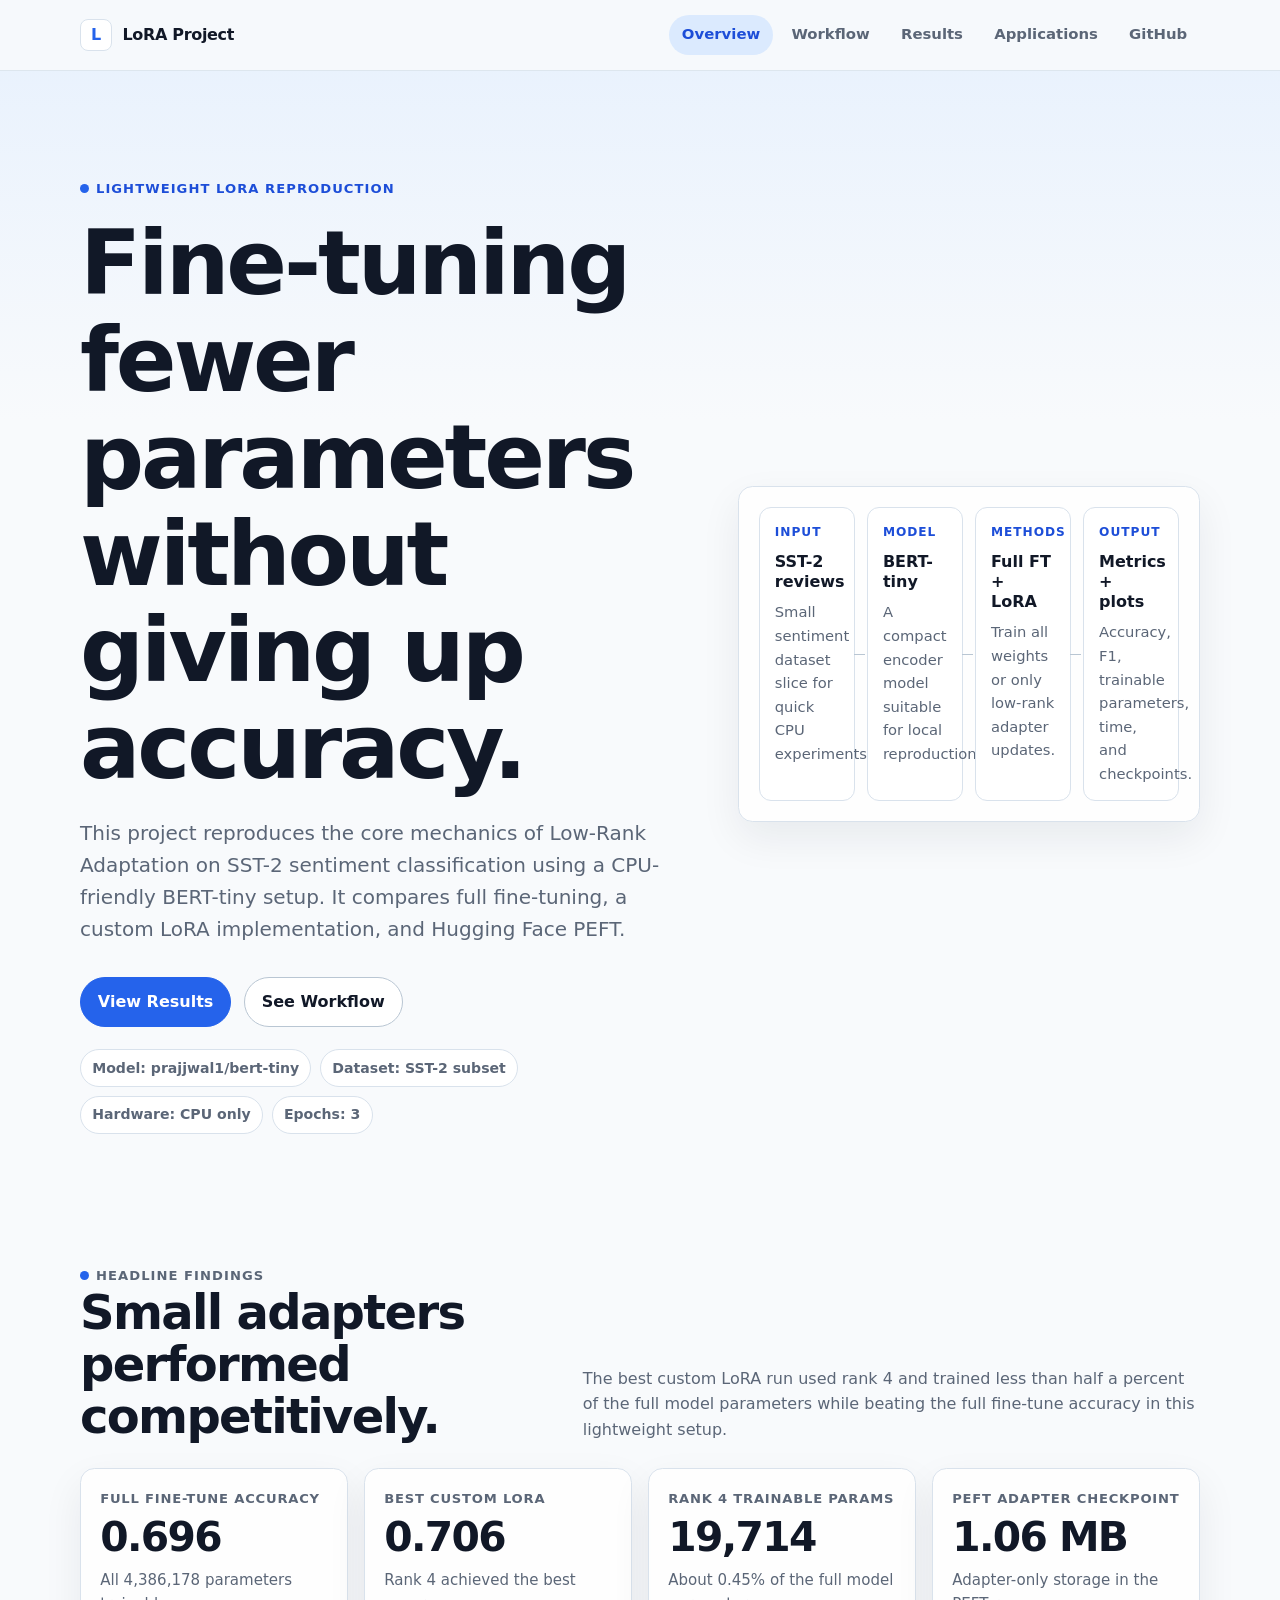
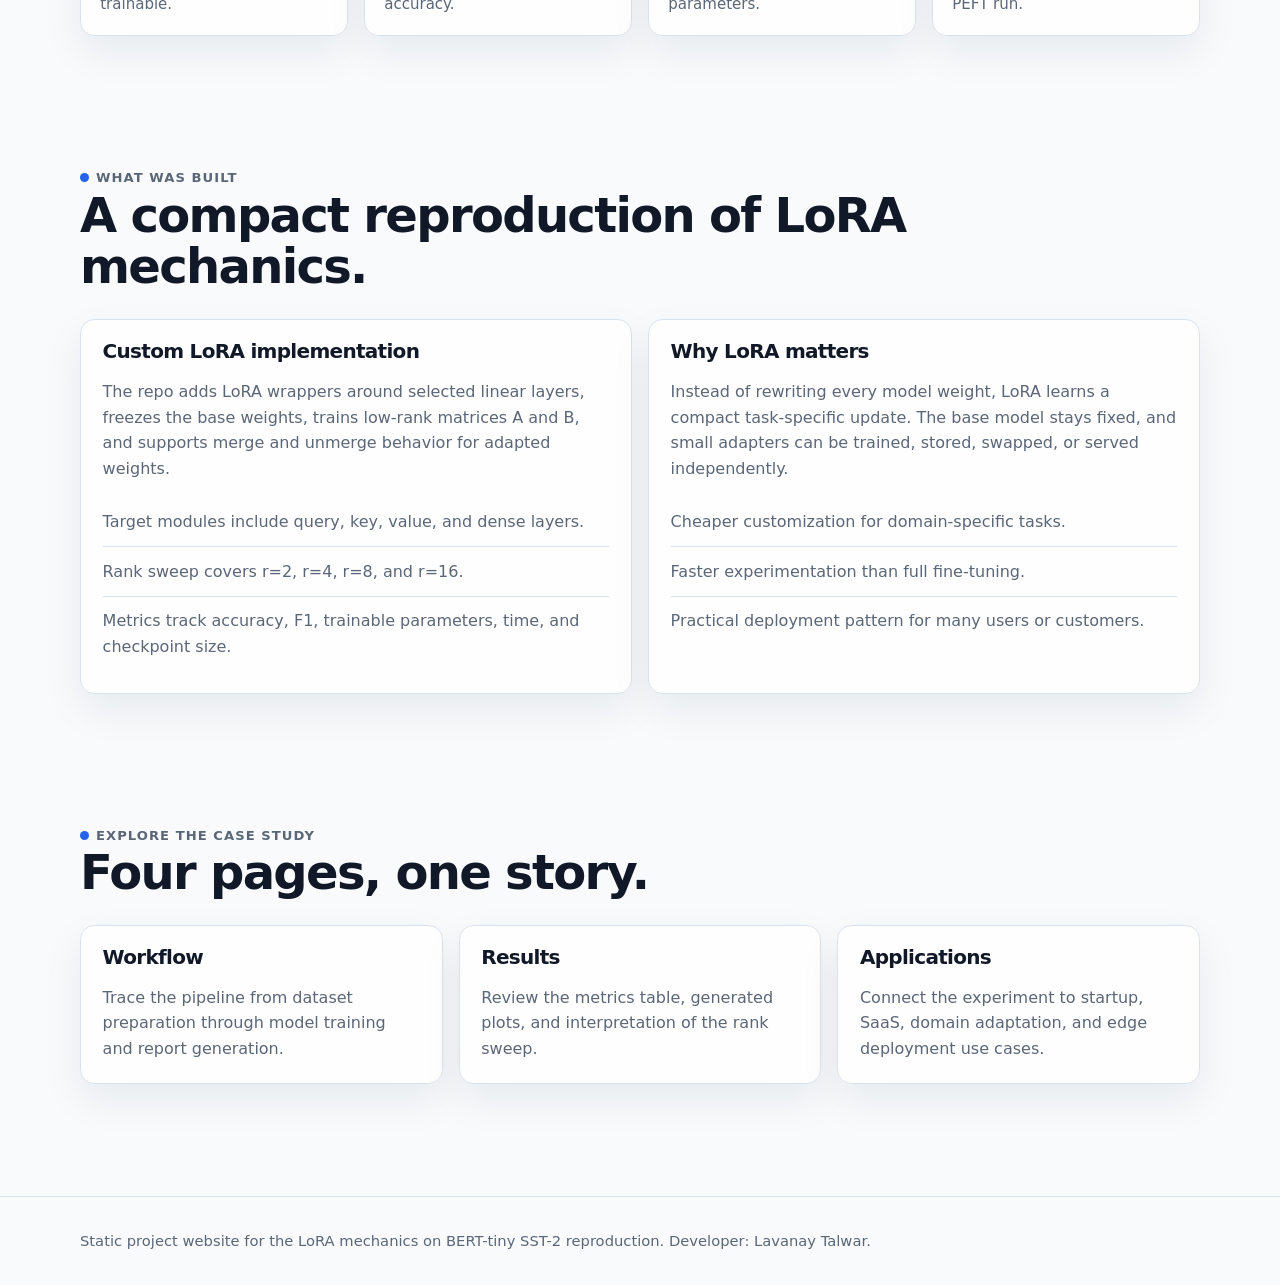
<file: index.html>
<!DOCTYPE html>
<html lang="en">
<head>
  <meta charset="UTF-8">
  <meta name="viewport" content="width=device-width, initial-scale=1.0">
  <title>LoRA on Tiny BERT | Project Case Study</title>
  <link rel="stylesheet" href="styles.css">
</head>
<body>
  <header class="site-header">
    <nav class="nav" aria-label="Main navigation">
      <a class="brand" href="index.html" aria-label="LoRA project home">
        <span class="brand-mark">L</span>
        <span>LoRA Project</span>
      </a>
      <div class="nav-links">
        <a href="index.html" aria-current="page">Overview</a>
        <a href="workflow.html">Workflow</a>
        <a href="results.html">Results</a>
        <a href="applications.html">Applications</a>
        <a href="https://github.com/lavanaytalwar/LoRA-mechanics-on-tiny-BERT-with-SST2" target="_blank" rel="noopener">GitHub</a>
      </div>
    </nav>
  </header>

  <main>
    <section class="hero">
      <div class="container hero-grid">
        <div>
          <p class="eyebrow">Lightweight LoRA reproduction</p>
          <h1>Fine-tuning fewer parameters without giving up accuracy.</h1>
          <p class="lead">
            This project reproduces the core mechanics of Low-Rank Adaptation on
            SST-2 sentiment classification using a CPU-friendly BERT-tiny setup.
            It compares full fine-tuning, a custom LoRA implementation, and
            Hugging Face PEFT.
          </p>
          <div class="actions">
            <a class="button primary" href="results.html">View Results</a>
            <a class="button" href="workflow.html">See Workflow</a>
          </div>
          <div class="tag-row" aria-label="Project context">
            <span class="tag">Model: prajjwal1/bert-tiny</span>
            <span class="tag">Dataset: SST-2 subset</span>
            <span class="tag">Hardware: CPU only</span>
            <span class="tag">Epochs: 3</span>
          </div>
        </div>

        <aside class="diagram" aria-label="Project summary diagram">
          <div class="flow">
            <div class="flow-step">
              <span class="step-kicker">Input</span>
              <strong>SST-2 reviews</strong>
              <p>Small sentiment dataset slice for quick CPU experiments.</p>
            </div>
            <div class="flow-step">
              <span class="step-kicker">Model</span>
              <strong>BERT-tiny</strong>
              <p>A compact encoder model suitable for local reproduction.</p>
            </div>
            <div class="flow-step">
              <span class="step-kicker">Methods</span>
              <strong>Full FT + LoRA</strong>
              <p>Train all weights or only low-rank adapter updates.</p>
            </div>
            <div class="flow-step">
              <span class="step-kicker">Output</span>
              <strong>Metrics + plots</strong>
              <p>Accuracy, F1, trainable parameters, time, and checkpoints.</p>
            </div>
          </div>
        </aside>
      </div>
    </section>

    <section class="section">
      <div class="container">
        <div class="section-header">
          <div>
            <p class="eyebrow">Headline findings</p>
            <h2>Small adapters performed competitively.</h2>
          </div>
          <p>
            The best custom LoRA run used rank 4 and trained less than half a
            percent of the full model parameters while beating the full
            fine-tune accuracy in this lightweight setup.
          </p>
        </div>

        <div class="grid four">
          <article class="metric">
            <p class="label">Full fine-tune accuracy</p>
            <p class="value">0.696</p>
            <p class="note">All 4,386,178 parameters trainable.</p>
          </article>
          <article class="metric">
            <p class="label">Best custom LoRA</p>
            <p class="value">0.706</p>
            <p class="note">Rank 4 achieved the best accuracy.</p>
          </article>
          <article class="metric">
            <p class="label">Rank 4 trainable params</p>
            <p class="value">19,714</p>
            <p class="note">About 0.45% of the full model parameters.</p>
          </article>
          <article class="metric">
            <p class="label">PEFT adapter checkpoint</p>
            <p class="value">1.06 MB</p>
            <p class="note">Adapter-only storage in the PEFT run.</p>
          </article>
        </div>
      </div>
    </section>

    <section class="section">
      <div class="container">
        <div class="section-header">
          <div>
            <p class="eyebrow">What was built</p>
            <h2>A compact reproduction of LoRA mechanics.</h2>
          </div>
        </div>

        <div class="comparison">
          <article class="card">
            <h3>Custom LoRA implementation</h3>
            <p>
              The repo adds LoRA wrappers around selected linear layers, freezes
              the base weights, trains low-rank matrices A and B, and supports
              merge and unmerge behavior for adapted weights.
            </p>
            <ul class="list-clean">
              <li>Target modules include query, key, value, and dense layers.</li>
              <li>Rank sweep covers r=2, r=4, r=8, and r=16.</li>
              <li>Metrics track accuracy, F1, trainable parameters, time, and checkpoint size.</li>
            </ul>
          </article>
          <article class="card">
            <h3>Why LoRA matters</h3>
            <p>
              Instead of rewriting every model weight, LoRA learns a compact
              task-specific update. The base model stays fixed, and small
              adapters can be trained, stored, swapped, or served independently.
            </p>
            <ul class="list-clean">
              <li>Cheaper customization for domain-specific tasks.</li>
              <li>Faster experimentation than full fine-tuning.</li>
              <li>Practical deployment pattern for many users or customers.</li>
            </ul>
          </article>
        </div>
      </div>
    </section>

    <section class="section">
      <div class="container">
        <div class="section-header">
          <div>
            <p class="eyebrow">Explore the case study</p>
            <h2>Four pages, one story.</h2>
          </div>
        </div>

        <div class="grid three">
          <a class="card" href="workflow.html">
            <h3>Workflow</h3>
            <p>Trace the pipeline from dataset preparation through model training and report generation.</p>
          </a>
          <a class="card" href="results.html">
            <h3>Results</h3>
            <p>Review the metrics table, generated plots, and interpretation of the rank sweep.</p>
          </a>
          <a class="card" href="applications.html">
            <h3>Applications</h3>
            <p>Connect the experiment to startup, SaaS, domain adaptation, and edge deployment use cases.</p>
          </a>
        </div>
      </div>
    </section>
  </main>

  <footer class="site-footer">
    <div class="container">
      Static project website for the LoRA mechanics on BERT-tiny SST-2 reproduction.
      Developer: Lavanay Talwar.
    </div>
  </footer>
</body>
</html>
</file>
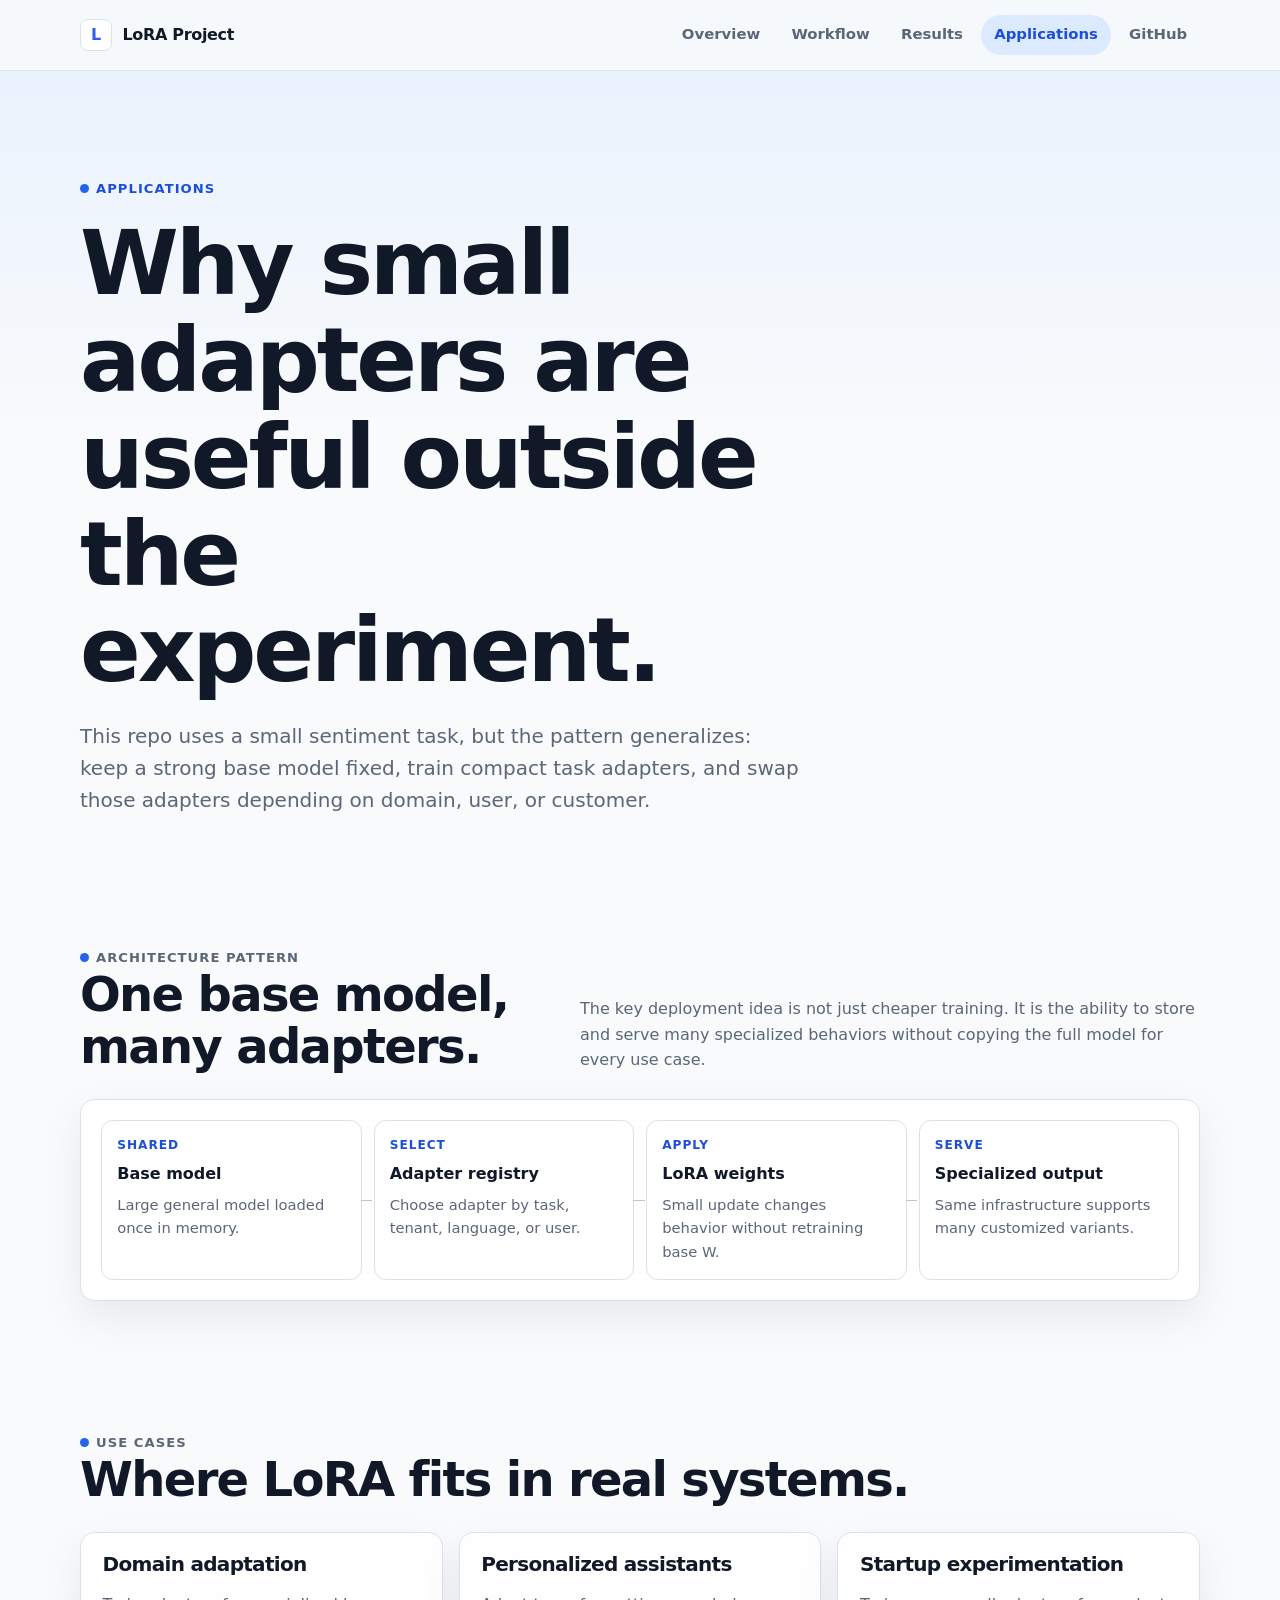
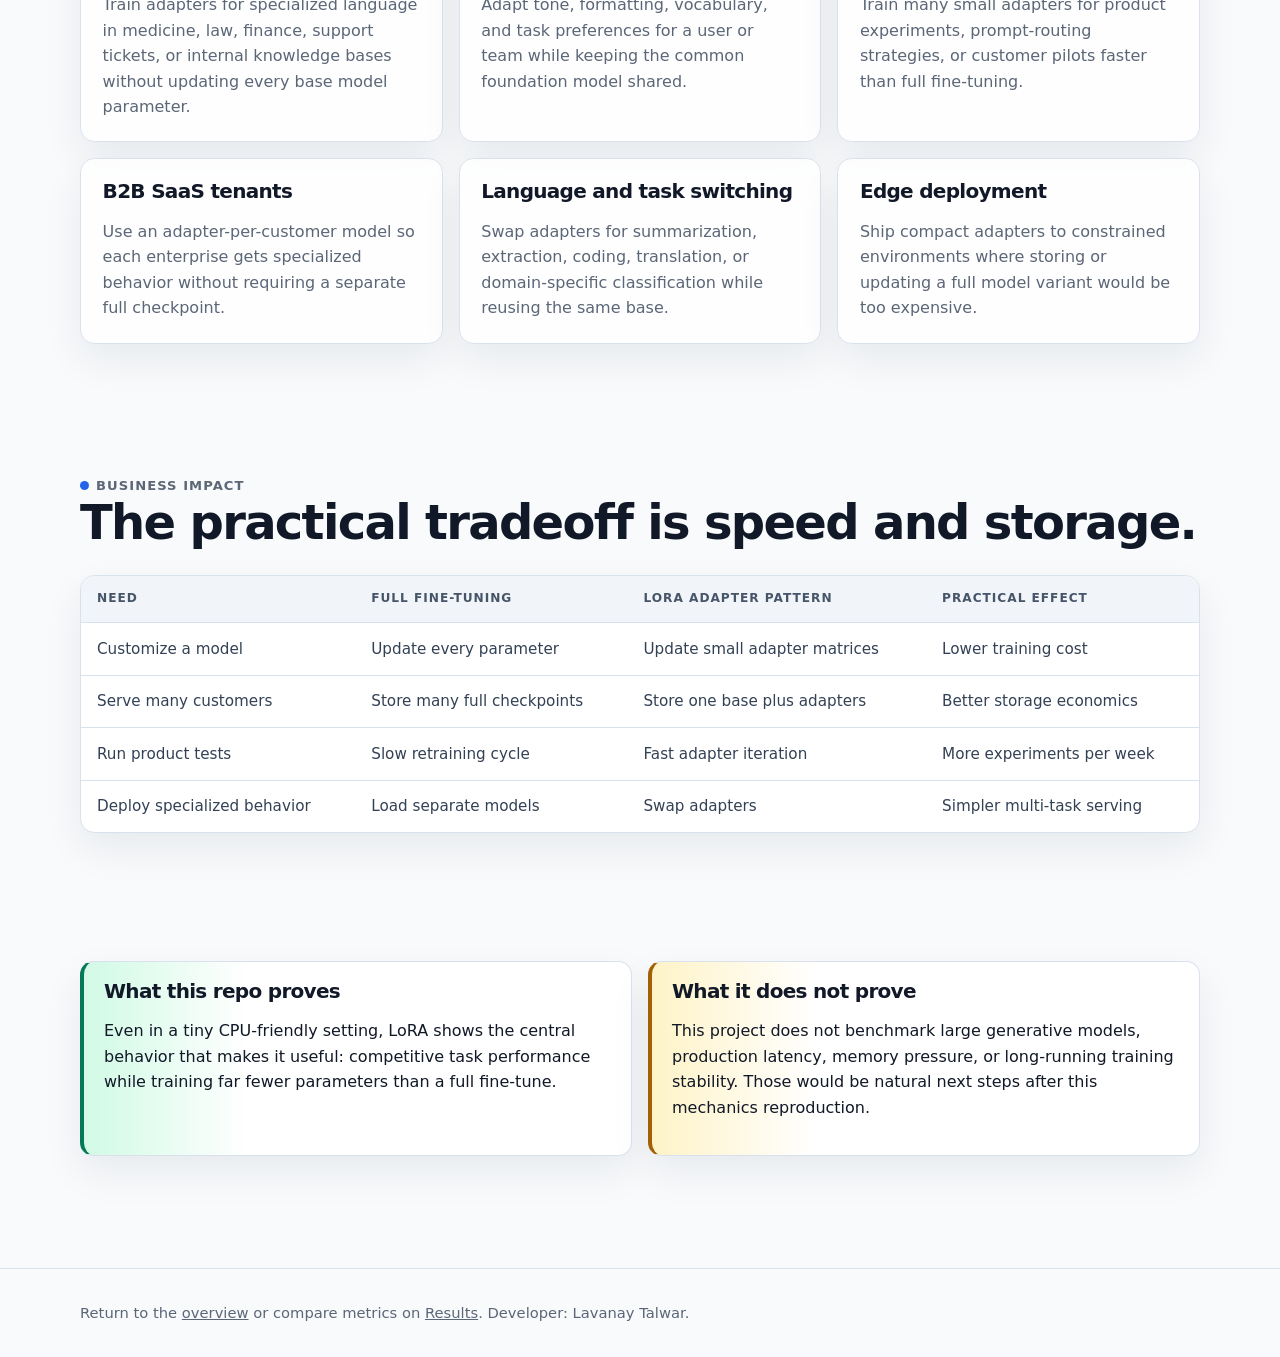
<file: applications.html>
<!DOCTYPE html>
<html lang="en">
<head>
  <meta charset="UTF-8">
  <meta name="viewport" content="width=device-width, initial-scale=1.0">
  <title>Applications | LoRA Project</title>
  <link rel="stylesheet" href="styles.css">
</head>
<body>
  <header class="site-header">
    <nav class="nav" aria-label="Main navigation">
      <a class="brand" href="index.html" aria-label="LoRA project home">
        <span class="brand-mark">L</span>
        <span>LoRA Project</span>
      </a>
      <div class="nav-links">
        <a href="index.html">Overview</a>
        <a href="workflow.html">Workflow</a>
        <a href="results.html">Results</a>
        <a href="applications.html" aria-current="page">Applications</a>
        <a href="https://github.com/lavanaytalwar/LoRA-mechanics-on-tiny-BERT-with-SST2" target="_blank" rel="noopener">GitHub</a>
      </div>
    </nav>
  </header>

  <main>
    <section class="hero">
      <div class="container">
        <p class="eyebrow">Applications</p>
        <h1>Why small adapters are useful outside the experiment.</h1>
        <p class="lead">
          This repo uses a small sentiment task, but the pattern generalizes:
          keep a strong base model fixed, train compact task adapters, and swap
          those adapters depending on domain, user, or customer.
        </p>
      </div>
    </section>

    <section class="section">
      <div class="container">
        <div class="section-header">
          <div>
            <p class="eyebrow">Architecture pattern</p>
            <h2>One base model, many adapters.</h2>
          </div>
          <p>
            The key deployment idea is not just cheaper training. It is the
            ability to store and serve many specialized behaviors without copying
            the full model for every use case.
          </p>
        </div>

        <div class="diagram" aria-label="Adapter-per-customer deployment architecture">
          <div class="flow">
            <div class="flow-step">
              <span class="step-kicker">Shared</span>
              <strong>Base model</strong>
              <p>Large general model loaded once in memory.</p>
            </div>
            <div class="flow-step">
              <span class="step-kicker">Select</span>
              <strong>Adapter registry</strong>
              <p>Choose adapter by task, tenant, language, or user.</p>
            </div>
            <div class="flow-step">
              <span class="step-kicker">Apply</span>
              <strong>LoRA weights</strong>
              <p>Small update changes behavior without retraining base W.</p>
            </div>
            <div class="flow-step">
              <span class="step-kicker">Serve</span>
              <strong>Specialized output</strong>
              <p>Same infrastructure supports many customized variants.</p>
            </div>
          </div>
        </div>
      </div>
    </section>

    <section class="section">
      <div class="container">
        <div class="section-header">
          <div>
            <p class="eyebrow">Use cases</p>
            <h2>Where LoRA fits in real systems.</h2>
          </div>
        </div>

        <div class="grid three">
          <article class="card">
            <h3>Domain adaptation</h3>
            <p>
              Train adapters for specialized language in medicine, law, finance,
              support tickets, or internal knowledge bases without updating every
              base model parameter.
            </p>
          </article>
          <article class="card">
            <h3>Personalized assistants</h3>
            <p>
              Adapt tone, formatting, vocabulary, and task preferences for a user
              or team while keeping the common foundation model shared.
            </p>
          </article>
          <article class="card">
            <h3>Startup experimentation</h3>
            <p>
              Train many small adapters for product experiments, prompt-routing
              strategies, or customer pilots faster than full fine-tuning.
            </p>
          </article>
          <article class="card">
            <h3>B2B SaaS tenants</h3>
            <p>
              Use an adapter-per-customer model so each enterprise gets
              specialized behavior without requiring a separate full checkpoint.
            </p>
          </article>
          <article class="card">
            <h3>Language and task switching</h3>
            <p>
              Swap adapters for summarization, extraction, coding, translation,
              or domain-specific classification while reusing the same base.
            </p>
          </article>
          <article class="card">
            <h3>Edge deployment</h3>
            <p>
              Ship compact adapters to constrained environments where storing or
              updating a full model variant would be too expensive.
            </p>
          </article>
        </div>
      </div>
    </section>

    <section class="section">
      <div class="container">
        <div class="section-header">
          <div>
            <p class="eyebrow">Business impact</p>
            <h2>The practical tradeoff is speed and storage.</h2>
          </div>
        </div>

        <div class="table-wrap">
          <table>
            <thead>
              <tr>
                <th>Need</th>
                <th>Full Fine-Tuning</th>
                <th>LoRA Adapter Pattern</th>
                <th>Practical Effect</th>
              </tr>
            </thead>
            <tbody>
              <tr>
                <td>Customize a model</td>
                <td>Update every parameter</td>
                <td>Update small adapter matrices</td>
                <td>Lower training cost</td>
              </tr>
              <tr>
                <td>Serve many customers</td>
                <td>Store many full checkpoints</td>
                <td>Store one base plus adapters</td>
                <td>Better storage economics</td>
              </tr>
              <tr>
                <td>Run product tests</td>
                <td>Slow retraining cycle</td>
                <td>Fast adapter iteration</td>
                <td>More experiments per week</td>
              </tr>
              <tr>
                <td>Deploy specialized behavior</td>
                <td>Load separate models</td>
                <td>Swap adapters</td>
                <td>Simpler multi-task serving</td>
              </tr>
            </tbody>
          </table>
        </div>
      </div>
    </section>

    <section class="section">
      <div class="container">
        <div class="grid two">
          <article class="callout success">
            <h3>What this repo proves</h3>
            <p>
              Even in a tiny CPU-friendly setting, LoRA shows the central
              behavior that makes it useful: competitive task performance while
              training far fewer parameters than a full fine-tune.
            </p>
          </article>
          <article class="callout warning">
            <h3>What it does not prove</h3>
            <p>
              This project does not benchmark large generative models, production
              latency, memory pressure, or long-running training stability. Those
              would be natural next steps after this mechanics reproduction.
            </p>
          </article>
        </div>
      </div>
    </section>
  </main>

  <footer class="site-footer">
    <div class="container">
      Return to the <a href="index.html">overview</a> or compare metrics on <a href="results.html">Results</a>.
      Developer: Lavanay Talwar.
    </div>
  </footer>
</body>
</html>
</file>
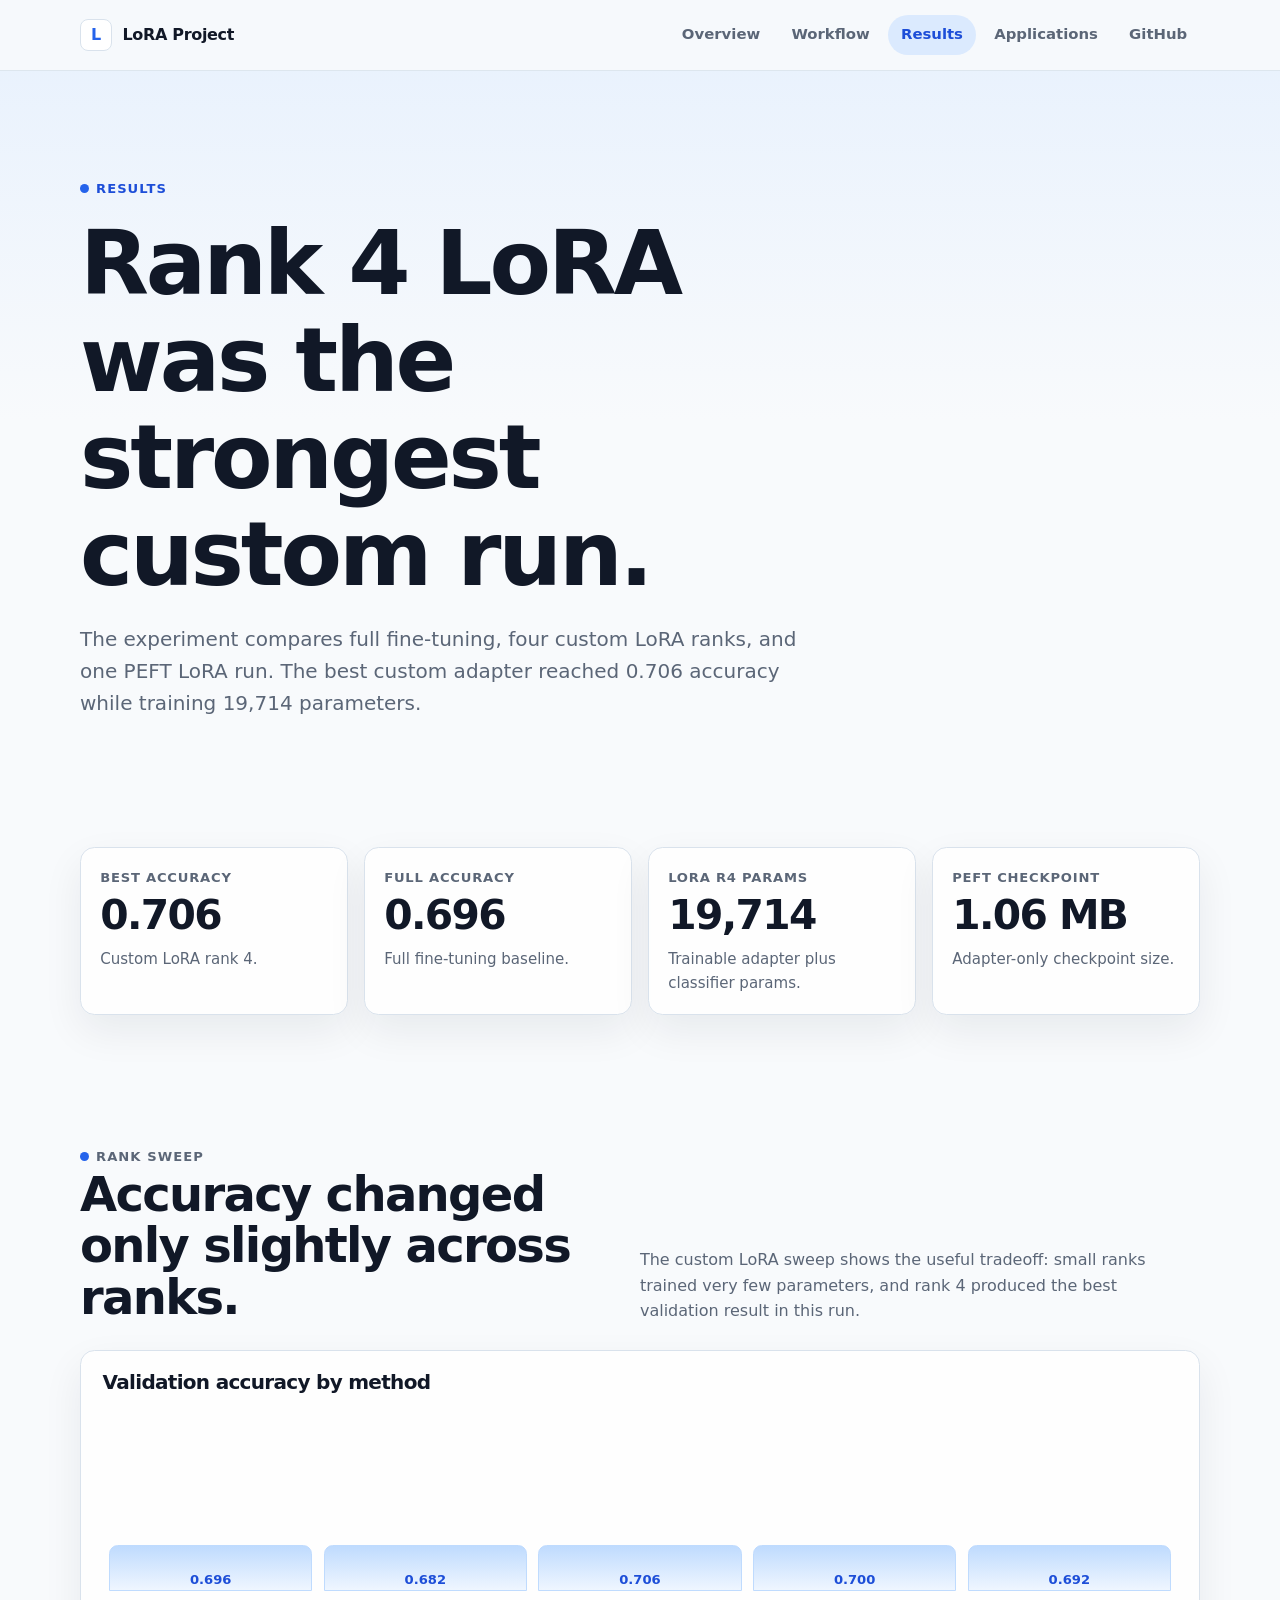
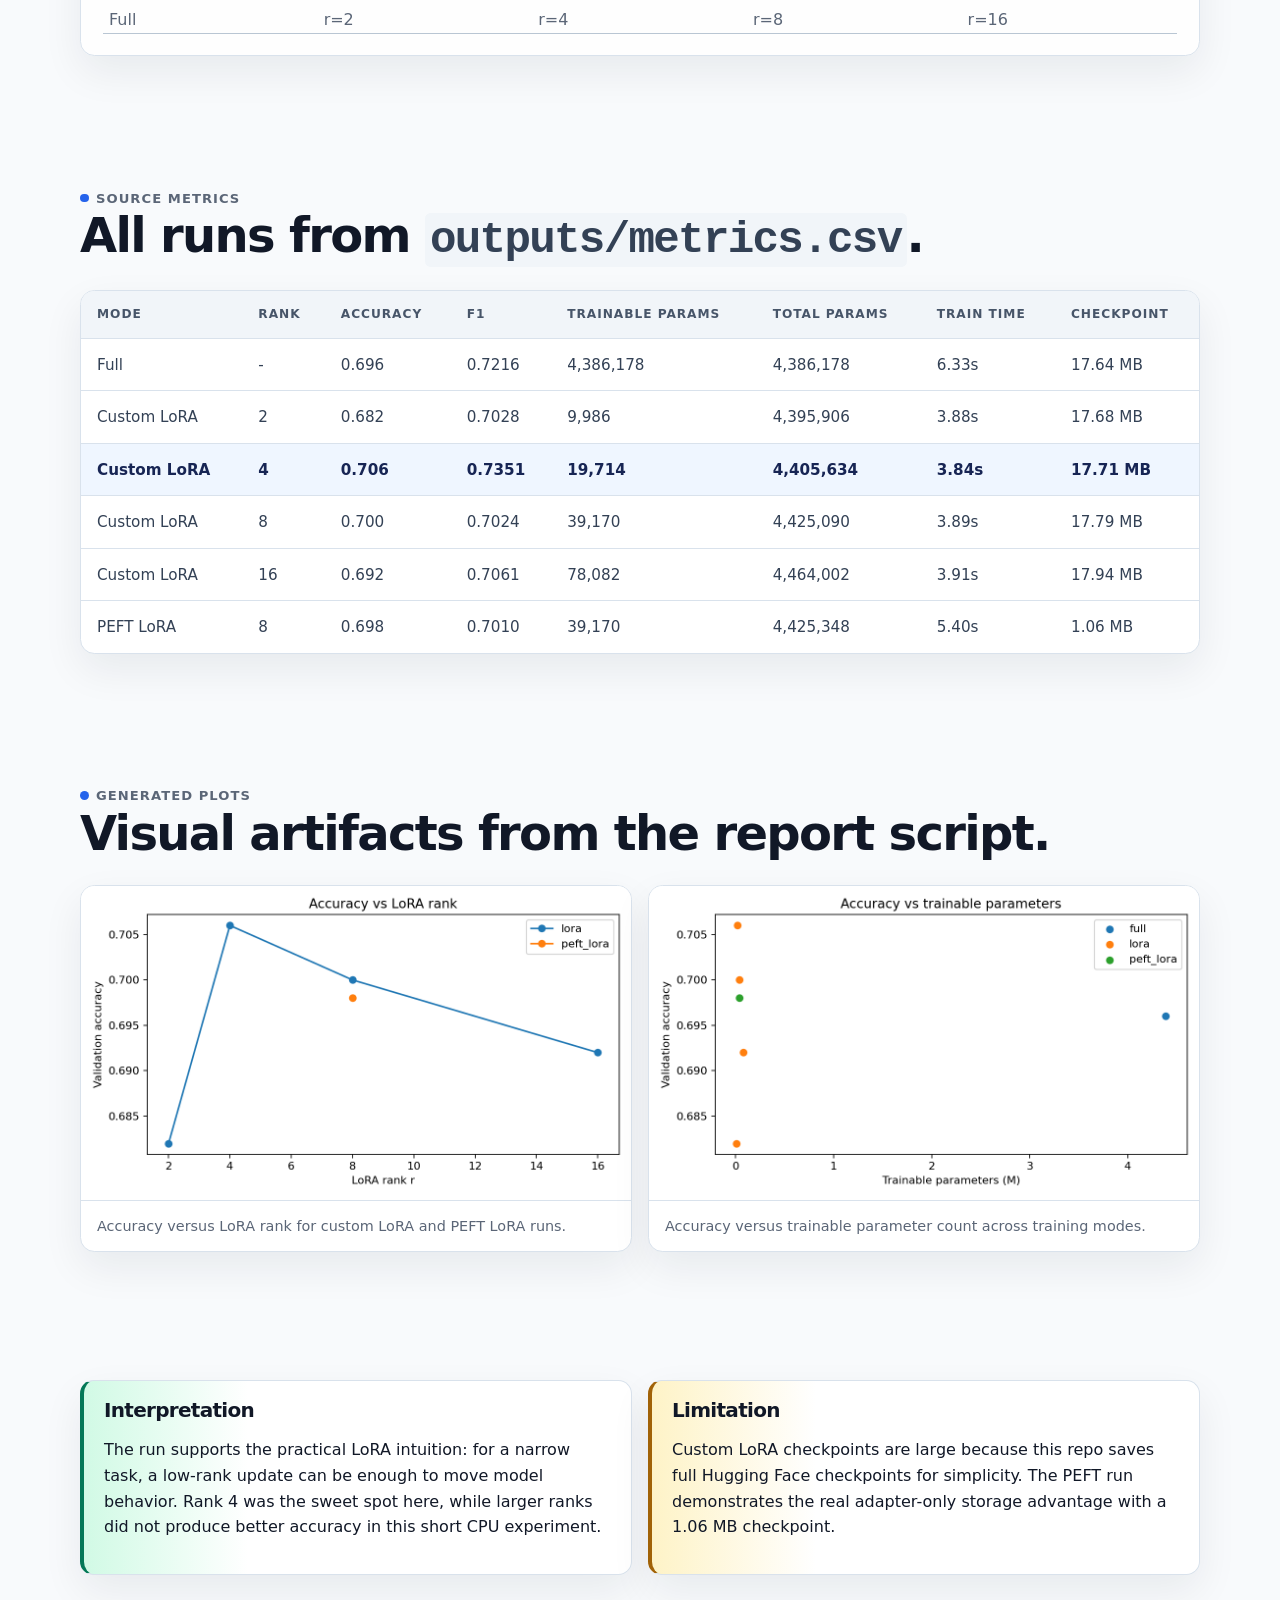
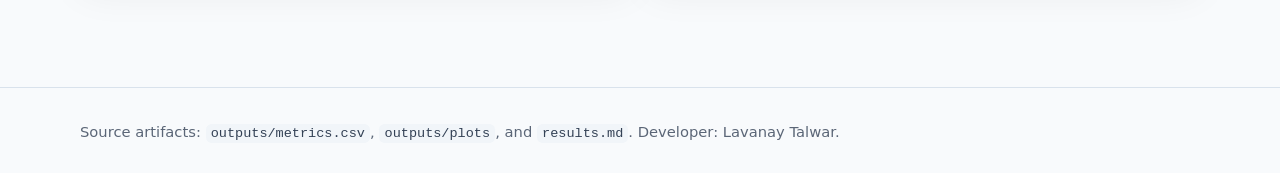
<file: results.html>
<!DOCTYPE html>
<html lang="en">
<head>
  <meta charset="UTF-8">
  <meta name="viewport" content="width=device-width, initial-scale=1.0">
  <title>Results | LoRA Project</title>
  <link rel="stylesheet" href="styles.css">
</head>
<body>
  <header class="site-header">
    <nav class="nav" aria-label="Main navigation">
      <a class="brand" href="index.html" aria-label="LoRA project home">
        <span class="brand-mark">L</span>
        <span>LoRA Project</span>
      </a>
      <div class="nav-links">
        <a href="index.html">Overview</a>
        <a href="workflow.html">Workflow</a>
        <a href="results.html" aria-current="page">Results</a>
        <a href="applications.html">Applications</a>
        <a href="https://github.com/lavanaytalwar/LoRA-mechanics-on-tiny-BERT-with-SST2" target="_blank" rel="noopener">GitHub</a>
      </div>
    </nav>
  </header>

  <main>
    <section class="hero">
      <div class="container">
        <p class="eyebrow">Results</p>
        <h1>Rank 4 LoRA was the strongest custom run.</h1>
        <p class="lead">
          The experiment compares full fine-tuning, four custom LoRA ranks, and
          one PEFT LoRA run. The best custom adapter reached 0.706 accuracy while
          training 19,714 parameters.
        </p>
      </div>
    </section>

    <section class="section">
      <div class="container">
        <div class="grid four">
          <article class="metric">
            <p class="label">Best accuracy</p>
            <p class="value">0.706</p>
            <p class="note">Custom LoRA rank 4.</p>
          </article>
          <article class="metric">
            <p class="label">Full accuracy</p>
            <p class="value">0.696</p>
            <p class="note">Full fine-tuning baseline.</p>
          </article>
          <article class="metric">
            <p class="label">LoRA r4 params</p>
            <p class="value">19,714</p>
            <p class="note">Trainable adapter plus classifier params.</p>
          </article>
          <article class="metric">
            <p class="label">PEFT checkpoint</p>
            <p class="value">1.06 MB</p>
            <p class="note">Adapter-only checkpoint size.</p>
          </article>
        </div>
      </div>
    </section>

    <section class="section">
      <div class="container">
        <div class="section-header">
          <div>
            <p class="eyebrow">Rank sweep</p>
            <h2>Accuracy changed only slightly across ranks.</h2>
          </div>
          <p>
            The custom LoRA sweep shows the useful tradeoff: small ranks trained
            very few parameters, and rank 4 produced the best validation result
            in this run.
          </p>
        </div>

        <div class="card">
          <h3>Validation accuracy by method</h3>
          <div class="mini-chart" aria-label="Bar chart of validation accuracy by method">
            <div>
              <div class="bar" style="height: 69.6%;">0.696</div>
              <p class="caption">Full</p>
            </div>
            <div>
              <div class="bar" style="height: 68.2%;">0.682</div>
              <p class="caption">r=2</p>
            </div>
            <div>
              <div class="bar" style="height: 70.6%;">0.706</div>
              <p class="caption">r=4</p>
            </div>
            <div>
              <div class="bar" style="height: 70%;">0.700</div>
              <p class="caption">r=8</p>
            </div>
            <div>
              <div class="bar" style="height: 69.2%;">0.692</div>
              <p class="caption">r=16</p>
            </div>
          </div>
        </div>
      </div>
    </section>

    <section class="section">
      <div class="container">
        <div class="section-header">
          <div>
            <p class="eyebrow">Source metrics</p>
            <h2>All runs from <code>outputs/metrics.csv</code>.</h2>
          </div>
        </div>

        <div class="table-wrap">
          <table>
            <thead>
              <tr>
                <th>Mode</th>
                <th>Rank</th>
                <th>Accuracy</th>
                <th>F1</th>
                <th>Trainable Params</th>
                <th>Total Params</th>
                <th>Train Time</th>
                <th>Checkpoint</th>
              </tr>
            </thead>
            <tbody>
              <tr>
                <td>Full</td>
                <td>-</td>
                <td>0.696</td>
                <td>0.7216</td>
                <td>4,386,178</td>
                <td>4,386,178</td>
                <td>6.33s</td>
                <td>17.64 MB</td>
              </tr>
              <tr>
                <td>Custom LoRA</td>
                <td>2</td>
                <td>0.682</td>
                <td>0.7028</td>
                <td>9,986</td>
                <td>4,395,906</td>
                <td>3.88s</td>
                <td>17.68 MB</td>
              </tr>
              <tr class="highlight">
                <td>Custom LoRA</td>
                <td>4</td>
                <td>0.706</td>
                <td>0.7351</td>
                <td>19,714</td>
                <td>4,405,634</td>
                <td>3.84s</td>
                <td>17.71 MB</td>
              </tr>
              <tr>
                <td>Custom LoRA</td>
                <td>8</td>
                <td>0.700</td>
                <td>0.7024</td>
                <td>39,170</td>
                <td>4,425,090</td>
                <td>3.89s</td>
                <td>17.79 MB</td>
              </tr>
              <tr>
                <td>Custom LoRA</td>
                <td>16</td>
                <td>0.692</td>
                <td>0.7061</td>
                <td>78,082</td>
                <td>4,464,002</td>
                <td>3.91s</td>
                <td>17.94 MB</td>
              </tr>
              <tr>
                <td>PEFT LoRA</td>
                <td>8</td>
                <td>0.698</td>
                <td>0.7010</td>
                <td>39,170</td>
                <td>4,425,348</td>
                <td>5.40s</td>
                <td>1.06 MB</td>
              </tr>
            </tbody>
          </table>
        </div>
      </div>
    </section>

    <section class="section">
      <div class="container">
        <div class="section-header">
          <div>
            <p class="eyebrow">Generated plots</p>
            <h2>Visual artifacts from the report script.</h2>
          </div>
        </div>

        <div class="grid two">
          <figure class="figure">
            <img src="assets/acc_vs_rank.png" alt="Line plot showing accuracy versus LoRA rank">
            <figcaption>Accuracy versus LoRA rank for custom LoRA and PEFT LoRA runs.</figcaption>
          </figure>
          <figure class="figure">
            <img src="assets/acc_vs_trainable_params.png" alt="Scatter plot showing accuracy versus trainable parameters">
            <figcaption>Accuracy versus trainable parameter count across training modes.</figcaption>
          </figure>
        </div>
      </div>
    </section>

    <section class="section">
      <div class="container">
        <div class="grid two">
          <article class="callout success">
            <h3>Interpretation</h3>
            <p>
              The run supports the practical LoRA intuition: for a narrow task,
              a low-rank update can be enough to move model behavior. Rank 4 was
              the sweet spot here, while larger ranks did not produce better
              accuracy in this short CPU experiment.
            </p>
          </article>
          <article class="callout warning">
            <h3>Limitation</h3>
            <p>
              Custom LoRA checkpoints are large because this repo saves full
              Hugging Face checkpoints for simplicity. The PEFT run demonstrates
              the real adapter-only storage advantage with a 1.06 MB checkpoint.
            </p>
          </article>
        </div>
      </div>
    </section>
  </main>

  <footer class="site-footer">
    <div class="container">
      Source artifacts: <code>outputs/metrics.csv</code>, <code>outputs/plots</code>, and <code>results.md</code>.
      Developer: Lavanay Talwar.
    </div>
  </footer>
</body>
</html>
</file>
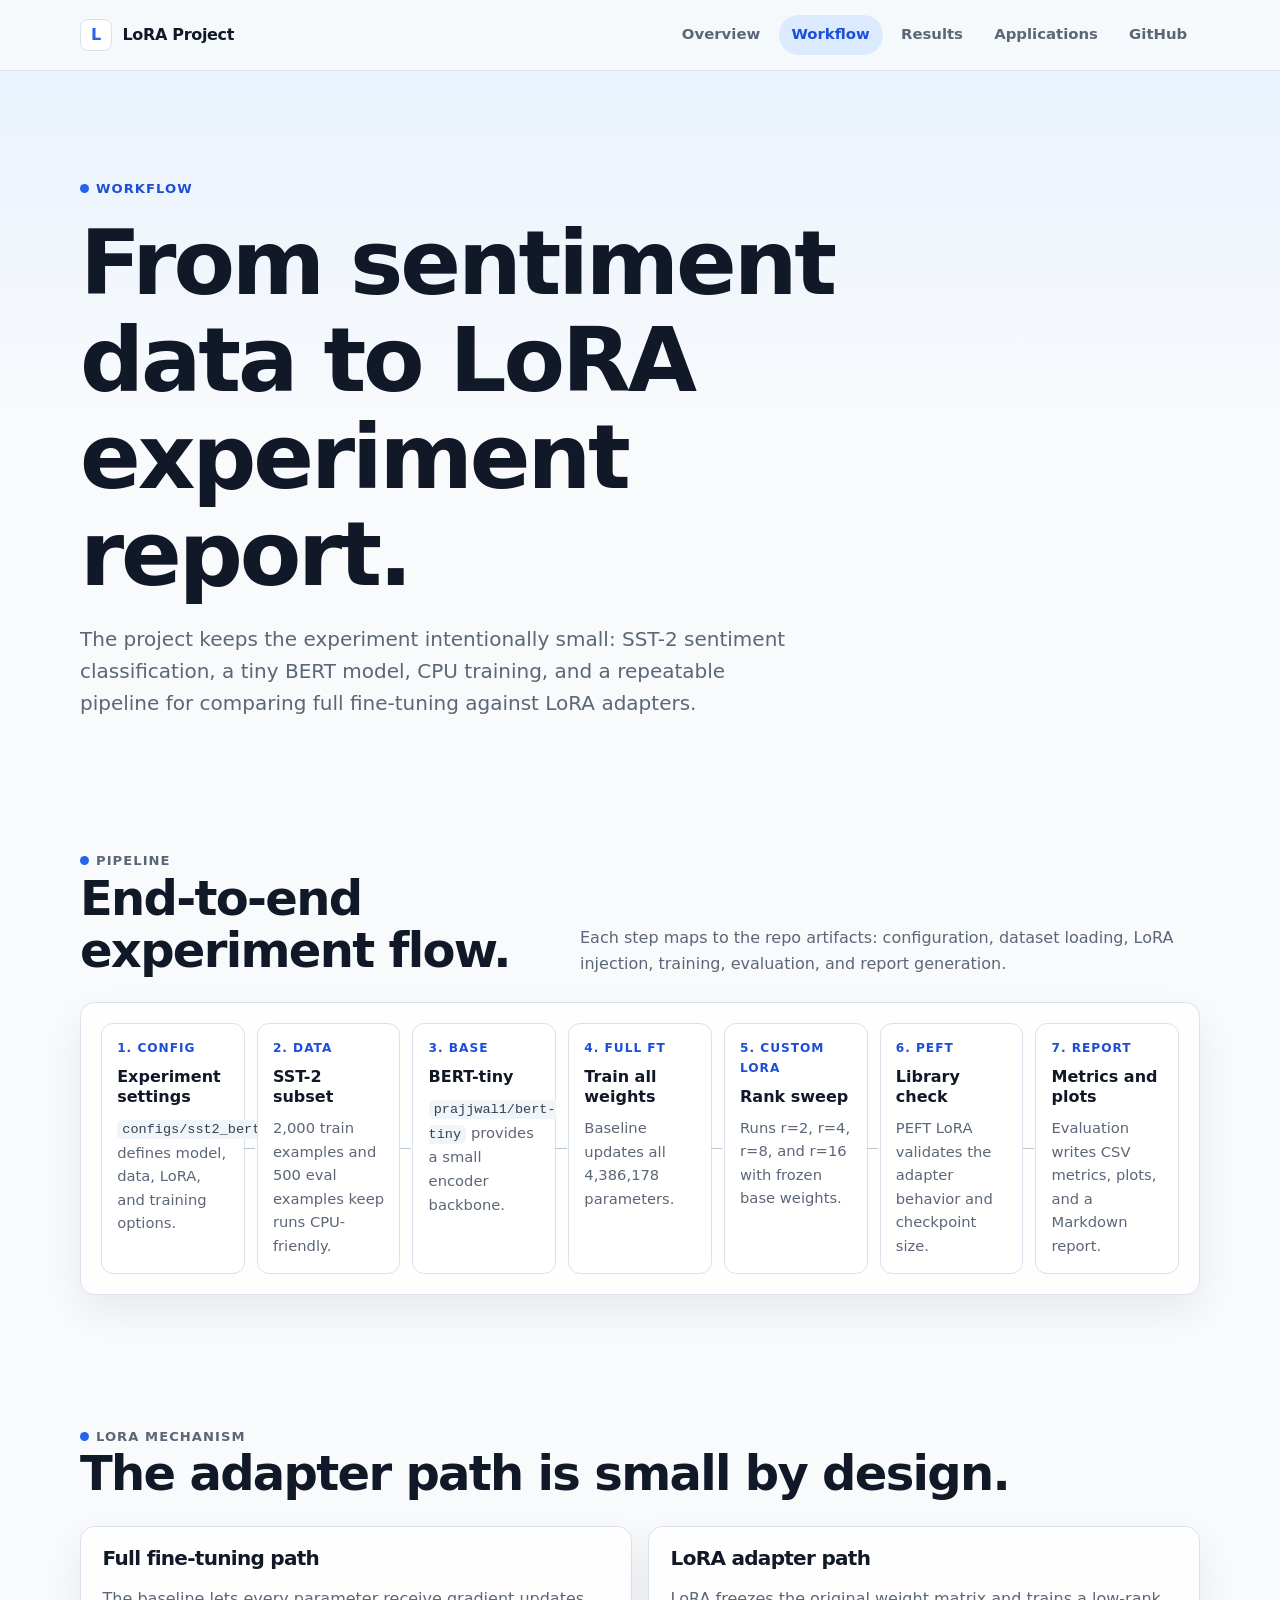
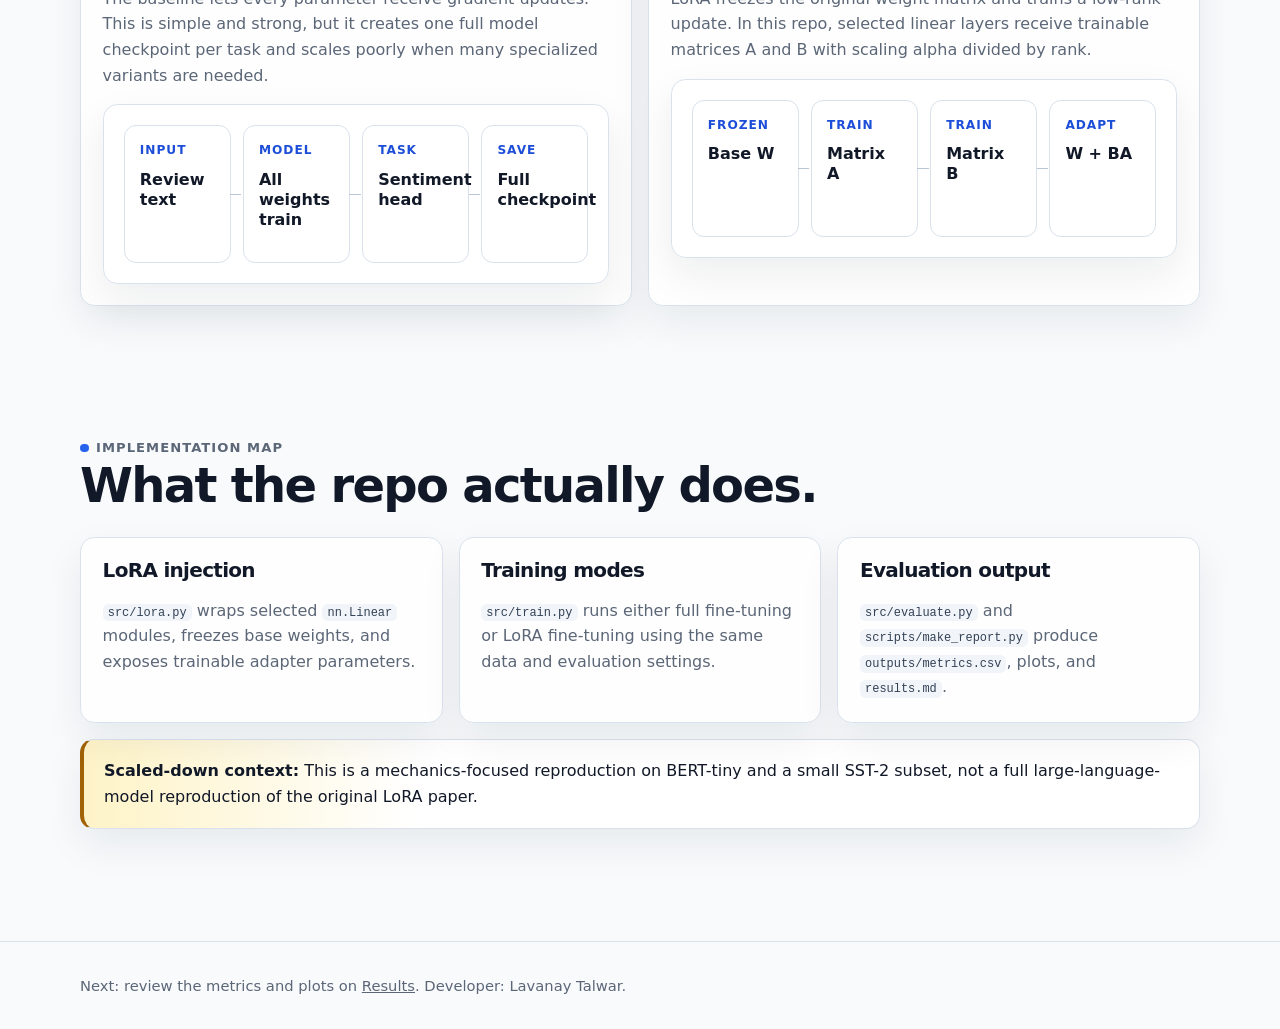
<file: workflow.html>
<!DOCTYPE html>
<html lang="en">
<head>
  <meta charset="UTF-8">
  <meta name="viewport" content="width=device-width, initial-scale=1.0">
  <title>Workflow | LoRA Project</title>
  <link rel="stylesheet" href="styles.css">
</head>
<body>
  <header class="site-header">
    <nav class="nav" aria-label="Main navigation">
      <a class="brand" href="index.html" aria-label="LoRA project home">
        <span class="brand-mark">L</span>
        <span>LoRA Project</span>
      </a>
      <div class="nav-links">
        <a href="index.html">Overview</a>
        <a href="workflow.html" aria-current="page">Workflow</a>
        <a href="results.html">Results</a>
        <a href="applications.html">Applications</a>
        <a href="https://github.com/lavanaytalwar/LoRA-mechanics-on-tiny-BERT-with-SST2" target="_blank" rel="noopener">GitHub</a>
      </div>
    </nav>
  </header>

  <main>
    <section class="hero">
      <div class="container">
        <p class="eyebrow">Workflow</p>
        <h1>From sentiment data to LoRA experiment report.</h1>
        <p class="lead">
          The project keeps the experiment intentionally small: SST-2 sentiment
          classification, a tiny BERT model, CPU training, and a repeatable
          pipeline for comparing full fine-tuning against LoRA adapters.
        </p>
      </div>
    </section>

    <section class="section">
      <div class="container">
        <div class="section-header">
          <div>
            <p class="eyebrow">Pipeline</p>
            <h2>End-to-end experiment flow.</h2>
          </div>
          <p>
            Each step maps to the repo artifacts: configuration, dataset loading,
            LoRA injection, training, evaluation, and report generation.
          </p>
        </div>

        <div class="diagram" aria-label="LoRA experiment pipeline">
          <div class="flow long">
            <div class="flow-step">
              <span class="step-kicker">1. Config</span>
              <strong>Experiment settings</strong>
              <p><code>configs/sst2_bert_tiny.yaml</code> defines model, data, LoRA, and training options.</p>
            </div>
            <div class="flow-step">
              <span class="step-kicker">2. Data</span>
              <strong>SST-2 subset</strong>
              <p>2,000 train examples and 500 eval examples keep runs CPU-friendly.</p>
            </div>
            <div class="flow-step">
              <span class="step-kicker">3. Base</span>
              <strong>BERT-tiny</strong>
              <p><code>prajjwal1/bert-tiny</code> provides a small encoder backbone.</p>
            </div>
            <div class="flow-step">
              <span class="step-kicker">4. Full FT</span>
              <strong>Train all weights</strong>
              <p>Baseline updates all 4,386,178 parameters.</p>
            </div>
            <div class="flow-step">
              <span class="step-kicker">5. Custom LoRA</span>
              <strong>Rank sweep</strong>
              <p>Runs r=2, r=4, r=8, and r=16 with frozen base weights.</p>
            </div>
            <div class="flow-step">
              <span class="step-kicker">6. PEFT</span>
              <strong>Library check</strong>
              <p>PEFT LoRA validates the adapter behavior and checkpoint size.</p>
            </div>
            <div class="flow-step">
              <span class="step-kicker">7. Report</span>
              <strong>Metrics and plots</strong>
              <p>Evaluation writes CSV metrics, plots, and a Markdown report.</p>
            </div>
          </div>
        </div>
      </div>
    </section>

    <section class="section">
      <div class="container">
        <div class="section-header">
          <div>
            <p class="eyebrow">LoRA mechanism</p>
            <h2>The adapter path is small by design.</h2>
          </div>
        </div>

        <div class="comparison">
          <article class="card">
            <h3>Full fine-tuning path</h3>
            <p>
              The baseline lets every parameter receive gradient updates. This is
              simple and strong, but it creates one full model checkpoint per task
              and scales poorly when many specialized variants are needed.
            </p>
            <div class="diagram" aria-label="Full fine-tuning diagram">
              <div class="flow">
                <div class="flow-step">
                  <span class="step-kicker">Input</span>
                  <strong>Review text</strong>
                </div>
                <div class="flow-step">
                  <span class="step-kicker">Model</span>
                  <strong>All weights train</strong>
                </div>
                <div class="flow-step">
                  <span class="step-kicker">Task</span>
                  <strong>Sentiment head</strong>
                </div>
                <div class="flow-step">
                  <span class="step-kicker">Save</span>
                  <strong>Full checkpoint</strong>
                </div>
              </div>
            </div>
          </article>

          <article class="card">
            <h3>LoRA adapter path</h3>
            <p>
              LoRA freezes the original weight matrix and trains a low-rank
              update. In this repo, selected linear layers receive trainable
              matrices A and B with scaling alpha divided by rank.
            </p>
            <div class="diagram" aria-label="LoRA adapter diagram">
              <div class="flow">
                <div class="flow-step">
                  <span class="step-kicker">Frozen</span>
                  <strong>Base W</strong>
                </div>
                <div class="flow-step">
                  <span class="step-kicker">Train</span>
                  <strong>Matrix A</strong>
                </div>
                <div class="flow-step">
                  <span class="step-kicker">Train</span>
                  <strong>Matrix B</strong>
                </div>
                <div class="flow-step">
                  <span class="step-kicker">Adapt</span>
                  <strong>W + BA</strong>
                </div>
              </div>
            </div>
          </article>
        </div>
      </div>
    </section>

    <section class="section">
      <div class="container">
        <div class="section-header">
          <div>
            <p class="eyebrow">Implementation map</p>
            <h2>What the repo actually does.</h2>
          </div>
        </div>

        <div class="grid three">
          <article class="card">
            <h3>LoRA injection</h3>
            <p>
              <code>src/lora.py</code> wraps selected <code>nn.Linear</code>
              modules, freezes base weights, and exposes trainable adapter
              parameters.
            </p>
          </article>
          <article class="card">
            <h3>Training modes</h3>
            <p>
              <code>src/train.py</code> runs either full fine-tuning or LoRA
              fine-tuning using the same data and evaluation settings.
            </p>
          </article>
          <article class="card">
            <h3>Evaluation output</h3>
            <p>
              <code>src/evaluate.py</code> and <code>scripts/make_report.py</code>
              produce <code>outputs/metrics.csv</code>, plots, and
              <code>results.md</code>.
            </p>
          </article>
        </div>

        <div class="callout warning" style="margin-top: 1rem;">
          <strong>Scaled-down context:</strong> This is a mechanics-focused
          reproduction on BERT-tiny and a small SST-2 subset, not a full
          large-language-model reproduction of the original LoRA paper.
        </div>
      </div>
    </section>
  </main>

  <footer class="site-footer">
    <div class="container">
      Next: review the metrics and plots on <a href="results.html">Results</a>.
      Developer: Lavanay Talwar.
    </div>
  </footer>
</body>
</html>
</file>
<file: styles.css>
:root {
  color-scheme: light;
  --bg: #f8fafc;
  --panel: #ffffff;
  --panel-soft: #f1f5f9;
  --text: #111827;
  --muted: #5b6677;
  --line: #d9e2ec;
  --line-strong: #b9c6d3;
  --accent: #2563eb;
  --accent-soft: #dbeafe;
  --accent-ink: #1d4ed8;
  --success: #047857;
  --success-soft: #d1fae5;
  --warning: #a16207;
  --warning-soft: #fef3c7;
  --shadow: 0 16px 40px rgba(15, 23, 42, 0.07);
}

* {
  box-sizing: border-box;
}

html {
  scroll-behavior: smooth;
}

body {
  margin: 0;
  background:
    linear-gradient(180deg, rgba(219, 234, 254, 0.6), rgba(248, 250, 252, 0) 420px),
    var(--bg);
  color: var(--text);
  font-family:
    Inter, ui-sans-serif, system-ui, -apple-system, BlinkMacSystemFont, "Segoe UI",
    sans-serif;
  line-height: 1.6;
}

a {
  color: inherit;
}

img {
  display: block;
  max-width: 100%;
}

code {
  padding: 0.12rem 0.32rem;
  border-radius: 0.35rem;
  background: var(--panel-soft);
  color: #334155;
  font-size: 0.92em;
}

.site-header {
  position: sticky;
  top: 0;
  z-index: 10;
  border-bottom: 1px solid rgba(217, 226, 236, 0.86);
  background: rgba(248, 250, 252, 0.9);
  backdrop-filter: blur(16px);
}

.nav {
  display: flex;
  align-items: center;
  justify-content: space-between;
  gap: 1.5rem;
  width: min(1120px, calc(100% - 2rem));
  margin: 0 auto;
  padding: 0.95rem 0;
}

.brand {
  display: inline-flex;
  align-items: center;
  gap: 0.65rem;
  text-decoration: none;
  font-weight: 760;
  letter-spacing: -0.02em;
}

.brand-mark {
  display: grid;
  width: 2rem;
  height: 2rem;
  place-items: center;
  border: 1px solid var(--line);
  border-radius: 0.5rem;
  background: var(--panel);
  color: var(--accent);
  font-weight: 800;
}

.nav-links {
  display: flex;
  align-items: center;
  gap: 0.35rem;
  flex-wrap: wrap;
}

.nav-links a {
  border-radius: 999px;
  padding: 0.5rem 0.8rem;
  color: var(--muted);
  font-size: 0.93rem;
  font-weight: 650;
  text-decoration: none;
}

.nav-links a:hover,
.nav-links a[aria-current="page"] {
  background: var(--accent-soft);
  color: var(--accent-ink);
}

.container {
  width: min(1120px, calc(100% - 2rem));
  margin: 0 auto;
}

.hero {
  padding: 6.5rem 0 4rem;
}

.hero-grid {
  display: grid;
  grid-template-columns: minmax(0, 1.15fr) minmax(320px, 0.85fr);
  gap: 2rem;
  align-items: center;
}

.eyebrow {
  display: inline-flex;
  align-items: center;
  gap: 0.45rem;
  margin: 0 0 1rem;
  color: var(--accent-ink);
  font-size: 0.82rem;
  font-weight: 780;
  letter-spacing: 0.08em;
  text-transform: uppercase;
}

.eyebrow::before {
  width: 0.55rem;
  height: 0.55rem;
  border-radius: 999px;
  background: var(--accent);
  content: "";
}

h1,
h2,
h3 {
  margin: 0;
  color: var(--text);
  letter-spacing: -0.035em;
  line-height: 1.08;
}

h1 {
  max-width: 760px;
  font-size: clamp(2.6rem, 7vw, 5.8rem);
}

h2 {
  font-size: clamp(1.8rem, 4vw, 3rem);
}

h3 {
  font-size: 1.25rem;
}

.lead {
  max-width: 720px;
  margin: 1.3rem 0 0;
  color: var(--muted);
  font-size: clamp(1.05rem, 2vw, 1.25rem);
}

.actions {
  display: flex;
  flex-wrap: wrap;
  gap: 0.8rem;
  margin-top: 2rem;
}

.button {
  display: inline-flex;
  align-items: center;
  justify-content: center;
  min-height: 2.75rem;
  border: 1px solid var(--line-strong);
  border-radius: 999px;
  padding: 0.72rem 1.05rem;
  background: var(--panel);
  color: var(--text);
  font-weight: 720;
  text-decoration: none;
}

.button.primary {
  border-color: var(--accent);
  background: var(--accent);
  color: #ffffff;
}

.section {
  padding: 4rem 0;
}

.section-header {
  display: flex;
  align-items: end;
  justify-content: space-between;
  gap: 2rem;
  margin-bottom: 1.6rem;
}

.section-header p {
  max-width: 620px;
  margin: 0;
  color: var(--muted);
}

.grid {
  display: grid;
  gap: 1rem;
}

.grid.two {
  grid-template-columns: repeat(2, minmax(0, 1fr));
}

.grid.three {
  grid-template-columns: repeat(3, minmax(0, 1fr));
}

.grid.four {
  grid-template-columns: repeat(4, minmax(0, 1fr));
}

.card,
.metric,
.diagram {
  border: 1px solid var(--line);
  border-radius: 0.9rem;
  background: rgba(255, 255, 255, 0.86);
  box-shadow: var(--shadow);
}

.card {
  padding: 1.35rem;
}

a.card {
  display: block;
  text-decoration: none;
}

.card p,
.card ul,
.metric p,
.caption {
  color: var(--muted);
}

.card p:last-child,
.metric p:last-child {
  margin-bottom: 0;
}

.metric {
  padding: 1.2rem;
}

.metric .label {
  margin: 0 0 0.45rem;
  color: var(--muted);
  font-size: 0.82rem;
  font-weight: 760;
  letter-spacing: 0.06em;
  text-transform: uppercase;
}

.metric .value {
  margin: 0;
  color: var(--text);
  font-size: clamp(1.8rem, 4vw, 2.55rem);
  font-weight: 820;
  letter-spacing: -0.04em;
  line-height: 1;
}

.metric .note {
  margin: 0.65rem 0 0;
  font-size: 0.94rem;
}

.tag-row {
  display: flex;
  flex-wrap: wrap;
  gap: 0.55rem;
  margin-top: 1.35rem;
}

.tag {
  border: 1px solid var(--line);
  border-radius: 999px;
  padding: 0.42rem 0.7rem;
  background: var(--panel);
  color: var(--muted);
  font-size: 0.88rem;
  font-weight: 650;
}

.diagram {
  padding: 1.25rem;
}

.flow {
  display: grid;
  grid-template-columns: repeat(4, minmax(0, 1fr));
  gap: 0.75rem;
}

.flow.long {
  grid-template-columns: repeat(7, minmax(0, 1fr));
}

.flow-step {
  position: relative;
  min-height: 8.6rem;
  border: 1px solid var(--line);
  border-radius: 0.75rem;
  padding: 0.95rem;
  background: var(--panel);
}

.flow-step:not(:last-child)::after {
  position: absolute;
  top: 50%;
  right: -0.72rem;
  width: 0.7rem;
  height: 1px;
  background: var(--line-strong);
  content: "";
}

.step-kicker {
  display: block;
  margin-bottom: 0.55rem;
  color: var(--accent-ink);
  font-size: 0.76rem;
  font-weight: 790;
  letter-spacing: 0.08em;
  text-transform: uppercase;
}

.flow-step strong {
  display: block;
  line-height: 1.25;
}

.flow-step p {
  margin: 0.55rem 0 0;
  color: var(--muted);
  font-size: 0.92rem;
}

.comparison {
  display: grid;
  grid-template-columns: repeat(2, minmax(0, 1fr));
  gap: 1rem;
}

.comparison .card {
  min-height: 100%;
}

.mini-chart {
  display: grid;
  grid-template-columns: repeat(5, 1fr);
  align-items: end;
  gap: 0.7rem;
  min-height: 220px;
  margin-top: 1.25rem;
  border-bottom: 1px solid var(--line-strong);
  padding: 1rem 0.4rem 0;
}

.bar {
  display: flex;
  min-height: 46px;
  align-items: end;
  justify-content: center;
  border: 1px solid #bfdbfe;
  border-radius: 0.55rem 0.55rem 0 0;
  background: linear-gradient(180deg, #bfdbfe, #eff6ff);
  color: var(--accent-ink);
  font-size: 0.82rem;
  font-weight: 780;
}

.table-wrap {
  overflow-x: auto;
  border: 1px solid var(--line);
  border-radius: 0.9rem;
  background: var(--panel);
  box-shadow: var(--shadow);
}

table {
  width: 100%;
  border-collapse: collapse;
  min-width: 820px;
}

th,
td {
  border-bottom: 1px solid var(--line);
  padding: 0.85rem 1rem;
  text-align: left;
  white-space: nowrap;
}

th {
  background: var(--panel-soft);
  color: #475569;
  font-size: 0.76rem;
  font-weight: 800;
  letter-spacing: 0.08em;
  text-transform: uppercase;
}

td {
  color: #334155;
  font-size: 0.95rem;
}

tr.highlight td {
  background: #eff6ff;
  color: #172554;
  font-weight: 720;
}

tbody tr:last-child td {
  border-bottom: 0;
}

.figure {
  margin: 0;
  border: 1px solid var(--line);
  border-radius: 0.9rem;
  overflow: hidden;
  background: var(--panel);
  box-shadow: var(--shadow);
}

.figure img {
  width: 100%;
  background: #ffffff;
}

.figure figcaption {
  border-top: 1px solid var(--line);
  padding: 0.85rem 1rem;
  color: var(--muted);
  font-size: 0.9rem;
}

.callout {
  border: 1px solid var(--line);
  border-left: 4px solid var(--accent);
  border-radius: 0.85rem;
  padding: 1.15rem 1.25rem;
  background: var(--panel);
  box-shadow: var(--shadow);
}

.callout.success {
  border-left-color: var(--success);
  background: linear-gradient(90deg, var(--success-soft), #ffffff 30%);
}

.callout.warning {
  border-left-color: var(--warning);
  background: linear-gradient(90deg, var(--warning-soft), #ffffff 30%);
}

.list-clean {
  margin: 1rem 0 0;
  padding: 0;
  list-style: none;
}

.list-clean li {
  padding: 0.72rem 0;
  border-top: 1px solid var(--line);
  color: var(--muted);
}

.list-clean li:first-child {
  border-top: 0;
}

.site-footer {
  margin-top: 3rem;
  border-top: 1px solid var(--line);
  padding: 2rem 0;
  color: var(--muted);
  font-size: 0.92rem;
}

@media (max-width: 900px) {
  .hero-grid,
  .grid.two,
  .grid.three,
  .grid.four,
  .comparison {
    grid-template-columns: 1fr;
  }

  .flow,
  .flow.long {
    grid-template-columns: 1fr;
  }

  .flow-step {
    min-height: 0;
  }

  .flow-step:not(:last-child)::after {
    top: auto;
    right: auto;
    bottom: -0.77rem;
    left: 1.4rem;
    width: 1px;
    height: 0.75rem;
  }

  .section-header {
    display: block;
  }
}

@media (max-width: 680px) {
  .nav {
    align-items: flex-start;
    flex-direction: column;
  }

  .nav-links {
    width: 100%;
  }

  .nav-links a {
    padding: 0.45rem 0.6rem;
  }

  .hero {
    padding-top: 4.5rem;
  }

  .section {
    padding: 2.75rem 0;
  }
}
</file>
